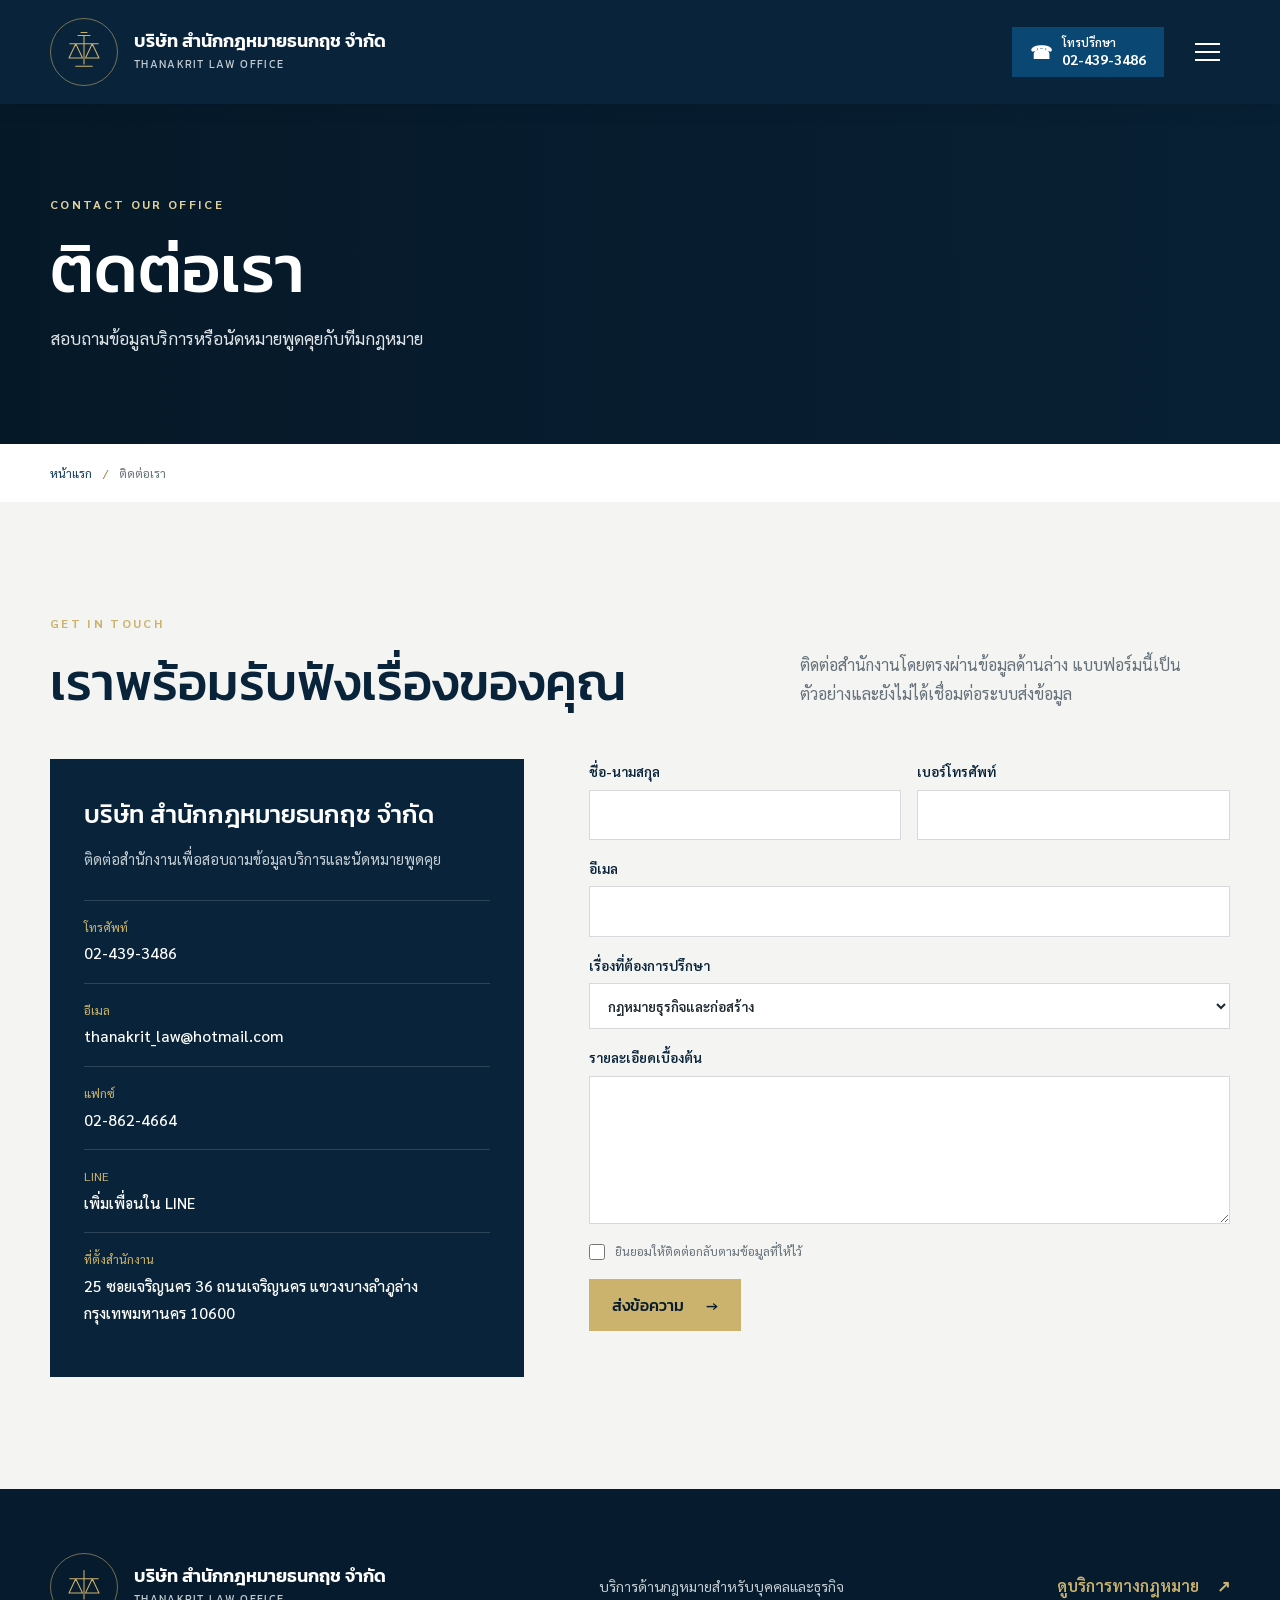
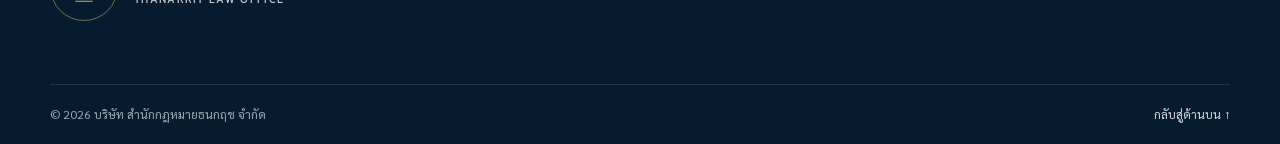
<file: contact.html>
<!DOCTYPE html>
<html lang="th">
<head>
  <meta charset="UTF-8">
  <meta name="viewport" content="width=device-width, initial-scale=1">
  <meta name="theme-color" content="#09243a">
  <title>ติดต่อเรา | บริษัท สำนักกฎหมายธนกฤช จำกัด</title>
  <meta name="description" content="ติดต่อสำนักงานเพื่อสอบถามบริการด้านกฎหมายและนัดหมายปรึกษา">
  <link rel="preconnect" href="https://fonts.googleapis.com">
  <link rel="preconnect" href="https://fonts.gstatic.com" crossorigin>
  <link href="https://fonts.googleapis.com/css2?family=Kanit:wght@300;400;500;600;700&family=Sarabun:wght@300;400;500;600;700&display=swap" rel="stylesheet">
  <link rel="stylesheet" href="styles.css">
  <script src="script.js" defer></script>
</head>
<body>
  <header class="site-header" id="top">
    <div class="container header-inner">
      <a class="brand" href="index.html" aria-label="บริษัท สำนักกฎหมายธนกฤช จำกัด หน้าแรก"><span class="brand-mark" aria-hidden="true"><svg viewBox="0 0 64 64" fill="none"><path d="M32 10v38M21 51h22M13 21h38M21 21l-9 19h18l-9-19Zm22 0-9 19h18l-9-19Z"/><path d="M24 10h16M28 6h8"/></svg></span><span class="brand-copy"><strong>บริษัท สำนักกฎหมายธนกฤช จำกัด</strong><small>THANAKRIT LAW OFFICE</small></span></a>
      <div class="header-actions"><a class="header-phone" href="tel:024393486"><span aria-hidden="true">☎</span><span>โทรปรึกษา<strong>02-439-3486</strong></span></a><button class="menu-toggle" id="menuToggle" type="button" aria-label="เปิดเมนู" aria-expanded="false" aria-controls="siteMenu"><span></span><span></span><span></span></button></div>
    </div>
    <nav class="site-menu" id="siteMenu" aria-label="เมนูหลัก" aria-hidden="true"><div class="menu-inner">
      <p class="eyebrow">THANAKRIT LAW OFFICE</p><a href="index.html">หน้าแรก</a>
      <details class="menu-services"><summary>บริการ</summary><div class="menu-subitems">
        <a href="services.html#construction">กฎหมายธุรกิจและก่อสร้าง</a><a href="services.html#construction-disputes">ระงับข้อพิพาทงานก่อสร้าง</a>
        <a href="services.html#construction-debt">บริหารหนี้และคดีก่อสร้าง</a><a href="services.html#business">ที่ปรึกษากฎหมายธุรกิจ</a>
        <a href="services.html#labor">คดีทุจริตภายในองค์กรและแรงงานสัมพันธ์</a><a href="services.html#property">คดีทรัพย์สินและการลงทุน</a>
        <a href="services.html#investment-fraud">คดีฉ้อโกงการลงทุน / ฉ้อโกงประชาชน</a><a href="services.html#enforcement">สืบทรัพย์และบังคับคดี</a>
        <a href="services.html#inheritance">จัดการมรดกและทรัพย์สินครอบครัว</a><a href="services.html#civil">คดีแพ่ง</a>
        <a href="services.html#criminal">คดีอาญาทั่วไป</a><a href="services.html#contracts">บริการร่างและตรวจสัญญา</a>
        <a href="services.html#other">บริการทนายความอื่นๆ</a>
      </div></details>
      <a href="about.html">เกี่ยวกับเรา</a><a href="blog.html">บทความ</a><a href="contact.html" aria-current="page">ติดต่อเรา</a>
    </div></nav>
  </header>
  <main>
    <section class="page-hero contact-hero"><div class="container reveal"><p class="eyebrow">CONTACT OUR OFFICE</p><h1>ติดต่อเรา</h1><p>สอบถามข้อมูลบริการหรือนัดหมายพูดคุยกับทีมกฎหมาย</p></div></section>
    <nav class="breadcrumbs container" aria-label="breadcrumb"><a href="index.html">หน้าแรก</a><span>/</span><span>ติดต่อเรา</span></nav>
    <section class="section contact-page"><div class="container">
      <div class="section-heading reveal"><div><p class="eyebrow">GET IN TOUCH</p><h2>เราพร้อมรับฟังเรื่องของคุณ</h2></div><p>ติดต่อสำนักงานโดยตรงผ่านข้อมูลด้านล่าง แบบฟอร์มนี้เป็นตัวอย่างและยังไม่ได้เชื่อมต่อระบบส่งข้อมูล</p></div>
      <div class="contact-grid">
        <div class="contact-info reveal"><h3>บริษัท สำนักกฎหมายธนกฤช จำกัด</h3><p>ติดต่อสำนักงานเพื่อสอบถามข้อมูลบริการและนัดหมายพูดคุย</p>
          <a href="tel:024393486"><span>โทรศัพท์</span><strong>02-439-3486</strong></a>
          <a href="mailto:thanakrit_law@hotmail.com"><span>อีเมล</span><strong>thanakrit_law@hotmail.com</strong></a>
          <div class="office-hours"><span>แฟกซ์</span><strong>02-862-4664</strong></div>
          <a href="https://lin.ee/2UHKcpq" target="_blank" rel="noopener noreferrer"><span>LINE</span><strong>เพิ่มเพื่อนใน LINE</strong></a>
          <div class="address"><span>ที่ตั้งสำนักงาน</span><strong>25 ซอยเจริญนคร 36 ถนนเจริญนคร แขวงบางลำภูล่าง กรุงเทพมหานคร 10600</strong></div>
        </div>
        <form class="contact-form reveal" id="contactForm">
          <div class="form-row"><label>ชื่อ-นามสกุล<input name="name" autocomplete="name" required></label><label>เบอร์โทรศัพท์<input name="phone" type="tel" autocomplete="tel" required></label></div>
          <label>อีเมล<input name="email" type="email" autocomplete="email"></label>
          <label>เรื่องที่ต้องการปรึกษา<select name="topic"><option>กฎหมายธุรกิจและก่อสร้าง</option><option>ระงับข้อพิพาทงานก่อสร้าง</option><option>บริหารหนี้และคดีก่อสร้าง</option><option>ที่ปรึกษากฎหมายธุรกิจ</option><option>คดีทุจริตภายในองค์กรและแรงงานสัมพันธ์</option><option>คดีทรัพย์สินและการลงทุน</option><option>คดีฉ้อโกงการลงทุน / ฉ้อโกงประชาชน</option><option>สืบทรัพย์และบังคับคดี</option><option>จัดการมรดกและทรัพย์สินครอบครัว</option><option>ว่าความและระงับข้อพิพาททั่วไป</option><option>คดีแพ่ง</option><option>คดีอาญาทั่วไป</option><option>บริการร่างและตรวจสัญญา</option><option>บริการทนายความอื่นๆ</option></select></label>
          <label>รายละเอียดเบื้องต้น<textarea name="message" rows="5" required></textarea></label>
          <label class="consent"><input type="checkbox" required><span>ยินยอมให้ติดต่อกลับตามข้อมูลที่ให้ไว้</span></label>
          <button class="button button-gold" type="submit">ส่งข้อความ <span aria-hidden="true">→</span></button>
          <p class="form-message" id="formMessage" role="status" aria-live="polite"></p>
        </form>
      </div>
    </div></section>
  </main>
  <footer class="site-footer"><div class="container footer-main"><a class="brand footer-brand" href="index.html"><span class="brand-mark" aria-hidden="true"><svg viewBox="0 0 64 64" fill="none"><path d="M32 10v38M21 51h22M13 21h38M21 21l-9 19h18l-9-19Zm22 0-9 19h18l-9-19Z"/></svg></span><span class="brand-copy"><strong>บริษัท สำนักกฎหมายธนกฤช จำกัด</strong><small>THANAKRIT LAW OFFICE</small></span></a><p>บริการด้านกฎหมายสำหรับบุคคลและธุรกิจ</p><a class="footer-contact" href="services.html">ดูบริการทางกฎหมาย <span aria-hidden="true">↗</span></a></div><div class="container footer-bottom"><span>© <span id="year"></span> บริษัท สำนักกฎหมายธนกฤช จำกัด</span><a href="#top">กลับสู่ด้านบน ↑</a></div></footer>
</body>
</html>
</file>
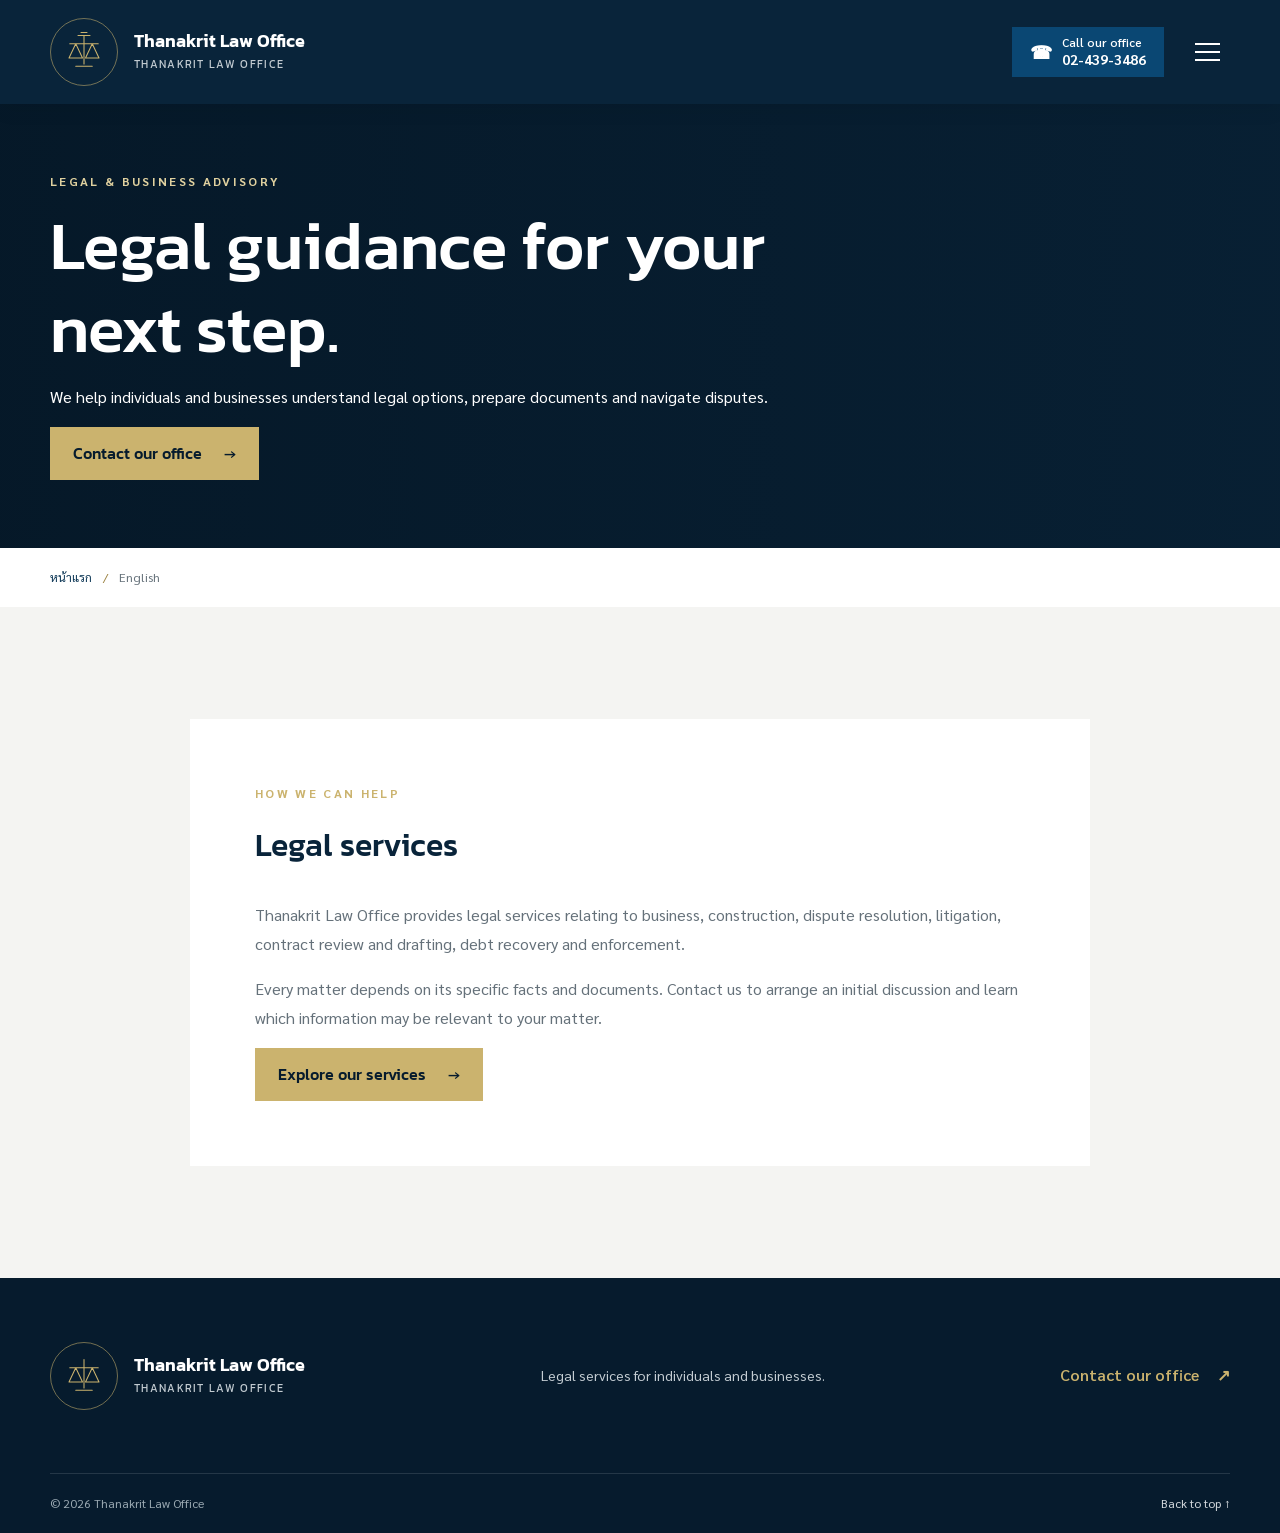
<file: en.html>
<!DOCTYPE html>
<html lang="en">
<head>
  <meta charset="UTF-8">
  <meta name="viewport" content="width=device-width, initial-scale=1">
  <meta name="theme-color" content="#09243a">
  <title>English | Thanakrit Law Office</title>
  <meta name="description" content="Legal and business advisory services. Contact our office to discuss your legal matter.">
  <link rel="preconnect" href="https://fonts.googleapis.com">
  <link rel="preconnect" href="https://fonts.gstatic.com" crossorigin>
  <link href="https://fonts.googleapis.com/css2?family=Kanit:wght@300;400;500;600;700&family=Sarabun:wght@300;400;500;600;700&display=swap" rel="stylesheet">
  <link rel="stylesheet" href="styles.css">
  <script src="script.js" defer></script>
</head>
<body>
  <header class="site-header" id="top">
    <div class="container header-inner">
      <a class="brand" href="index.html" aria-label="Thanakrit Law Office home"><span class="brand-mark" aria-hidden="true"><svg viewBox="0 0 64 64" fill="none"><path d="M32 10v38M21 51h22M13 21h38M21 21l-9 19h18l-9-19Zm22 0-9 19h18l-9-19Z"/><path d="M24 10h16M28 6h8"/></svg></span><span class="brand-copy"><strong>Thanakrit Law Office</strong><small>THANAKRIT LAW OFFICE</small></span></a>
      <div class="header-actions"><a class="header-phone" href="tel:024393486"><span aria-hidden="true">☎</span><span>Call our office<strong>02-439-3486</strong></span></a><button class="menu-toggle" id="menuToggle" type="button" aria-label="Open menu" aria-expanded="false" aria-controls="siteMenu"><span></span><span></span><span></span></button></div>
    </div>
    <nav class="site-menu" id="siteMenu" aria-label="Main menu" aria-hidden="true"><div class="menu-inner">
      <p class="eyebrow">THANAKRIT LAW OFFICE</p><a href="index.html">Home</a><a href="services.html">Services</a><a href="about.html">About us</a><a href="blog.html">Articles</a><a href="contact.html">Contact</a>
    </div></nav>
  </header>
  <main>
    <section class="page-hero english-hero"><div class="container reveal"><p class="eyebrow">LEGAL &amp; BUSINESS ADVISORY</p><h1>Legal guidance for your next step.</h1><p>We help individuals and businesses understand legal options, prepare documents and navigate disputes.</p><a class="button button-gold" href="contact.html">Contact our office <span aria-hidden="true">→</span></a></div></section>
    <nav class="breadcrumbs container" aria-label="breadcrumb"><a href="index.html">หน้าแรก</a><span>/</span><span>English</span></nav>
    <section class="section english-content"><div class="container english-card reveal">
      <p class="eyebrow">HOW WE CAN HELP</p><h2>Legal services</h2>
      <p>Thanakrit Law Office provides legal services relating to business, construction, dispute resolution, litigation, contract review and drafting, debt recovery and enforcement.</p>
      <p>Every matter depends on its specific facts and documents. Contact us to arrange an initial discussion and learn which information may be relevant to your matter.</p>
      <a class="button button-gold" href="services.html">Explore our services <span aria-hidden="true">→</span></a>
    </div></section>
  </main>
  <footer class="site-footer"><div class="container footer-main"><a class="brand footer-brand" href="index.html"><span class="brand-mark" aria-hidden="true"><svg viewBox="0 0 64 64" fill="none"><path d="M32 10v38M21 51h22M13 21h38M21 21l-9 19h18l-9-19Zm22 0-9 19h18l-9-19Z"/></svg></span><span class="brand-copy"><strong>Thanakrit Law Office</strong><small>THANAKRIT LAW OFFICE</small></span></a><p>Legal services for individuals and businesses.</p><a class="footer-contact" href="contact.html">Contact our office <span aria-hidden="true">↗</span></a></div><div class="container footer-bottom"><span>© <span id="year"></span> Thanakrit Law Office</span><a href="#top">Back to top ↑</a></div></footer>
</body>
</html>
</file>
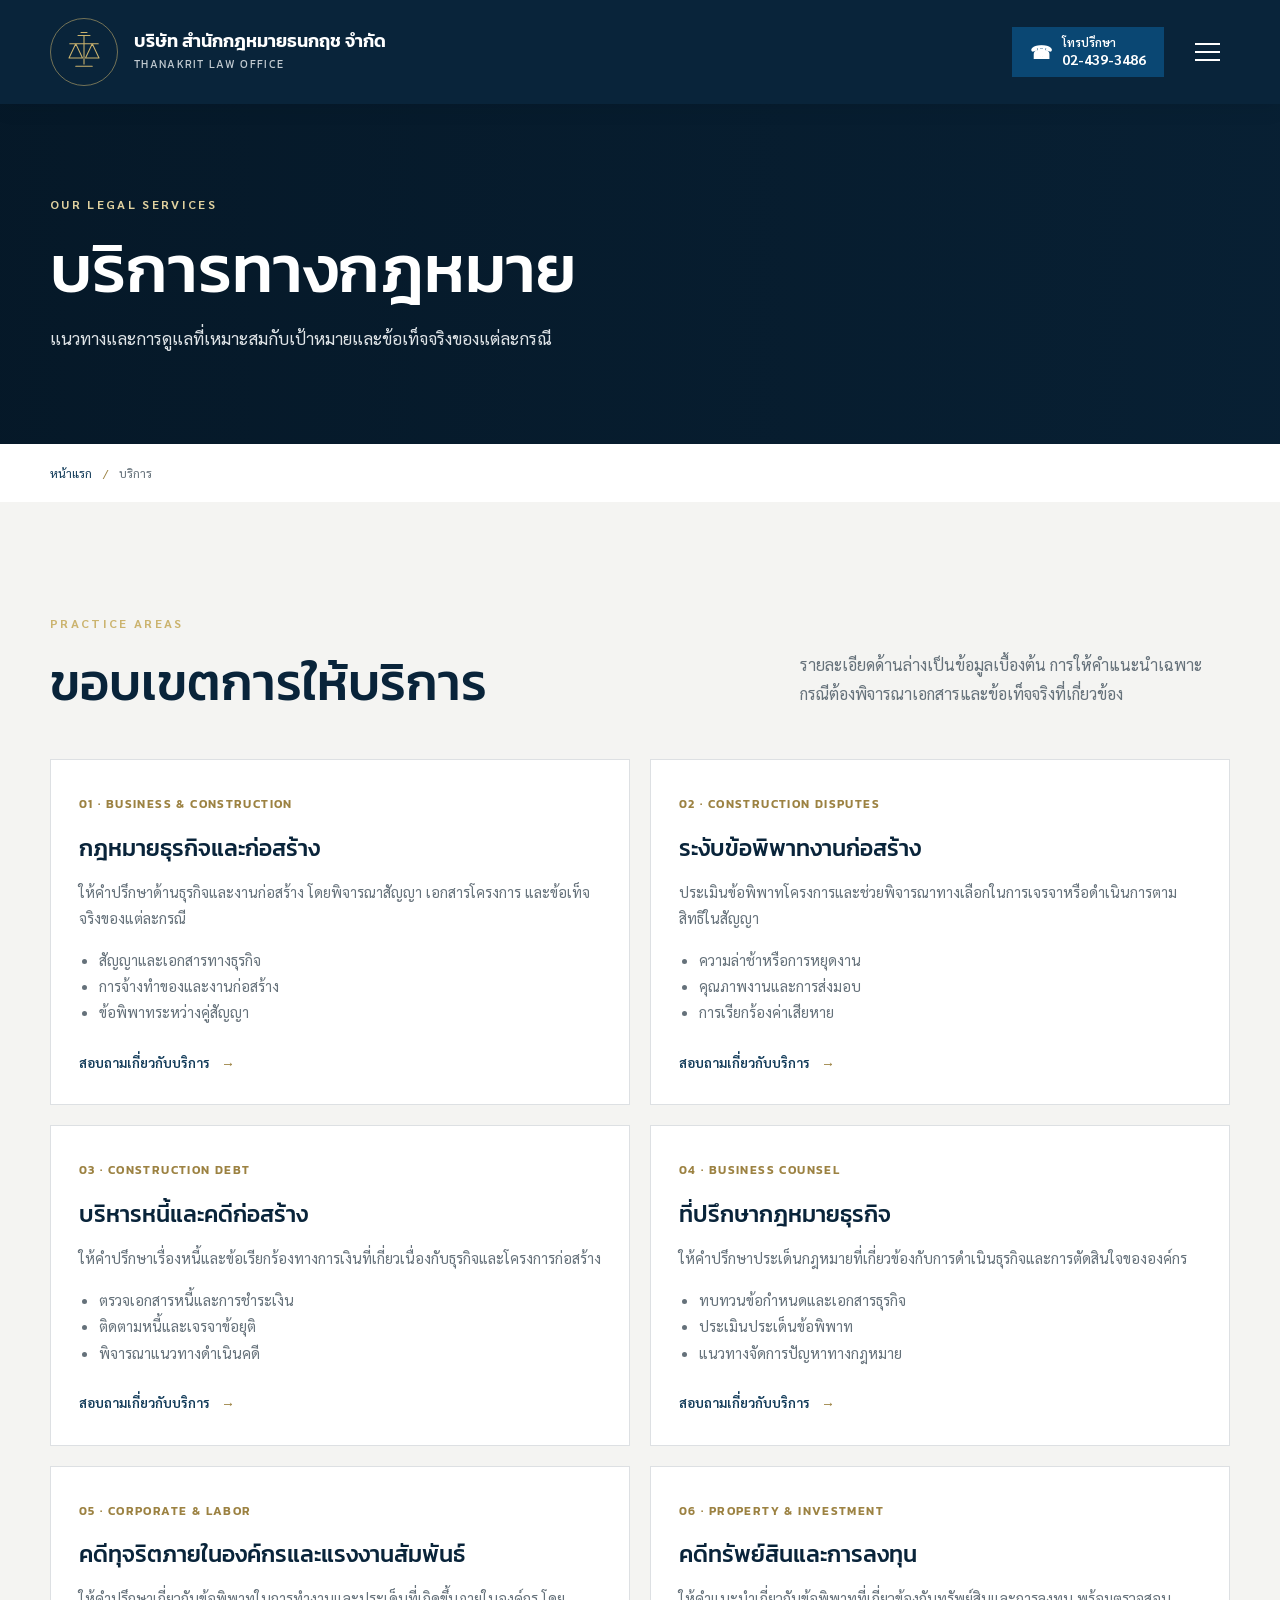
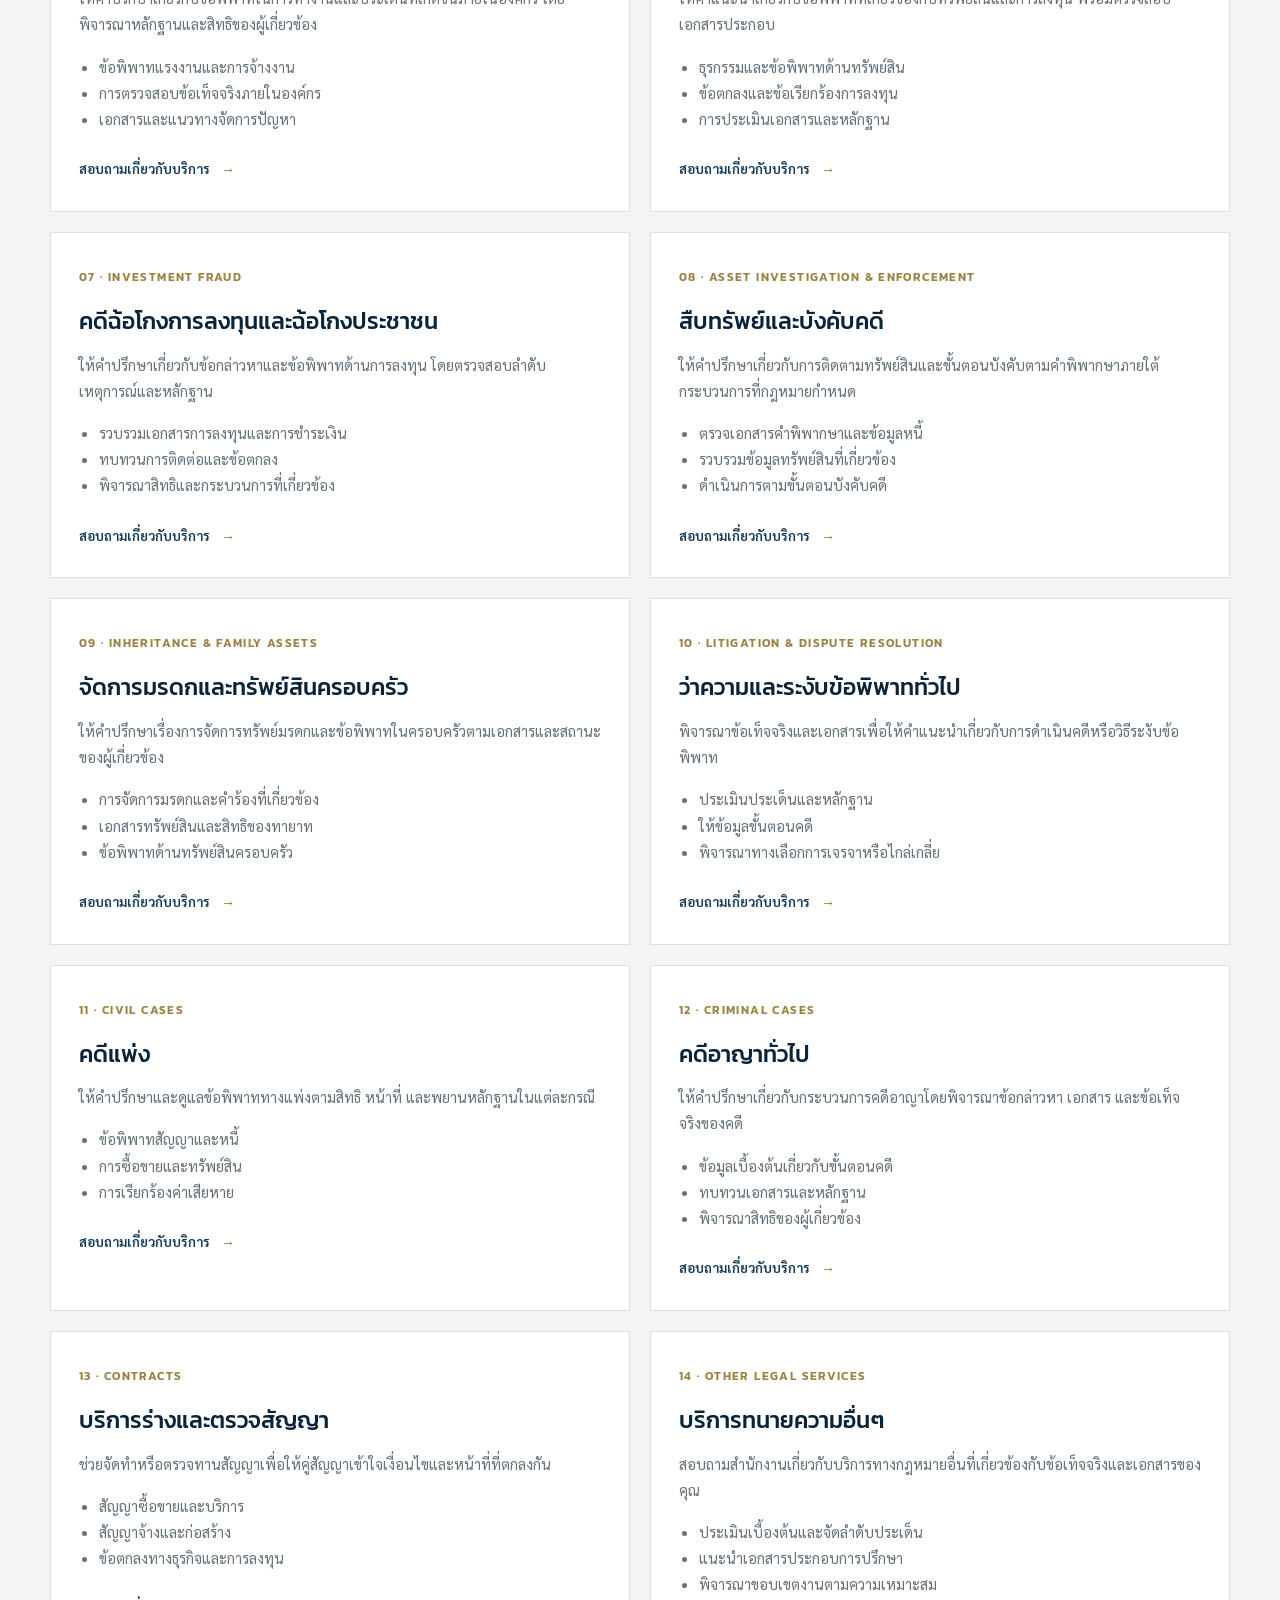
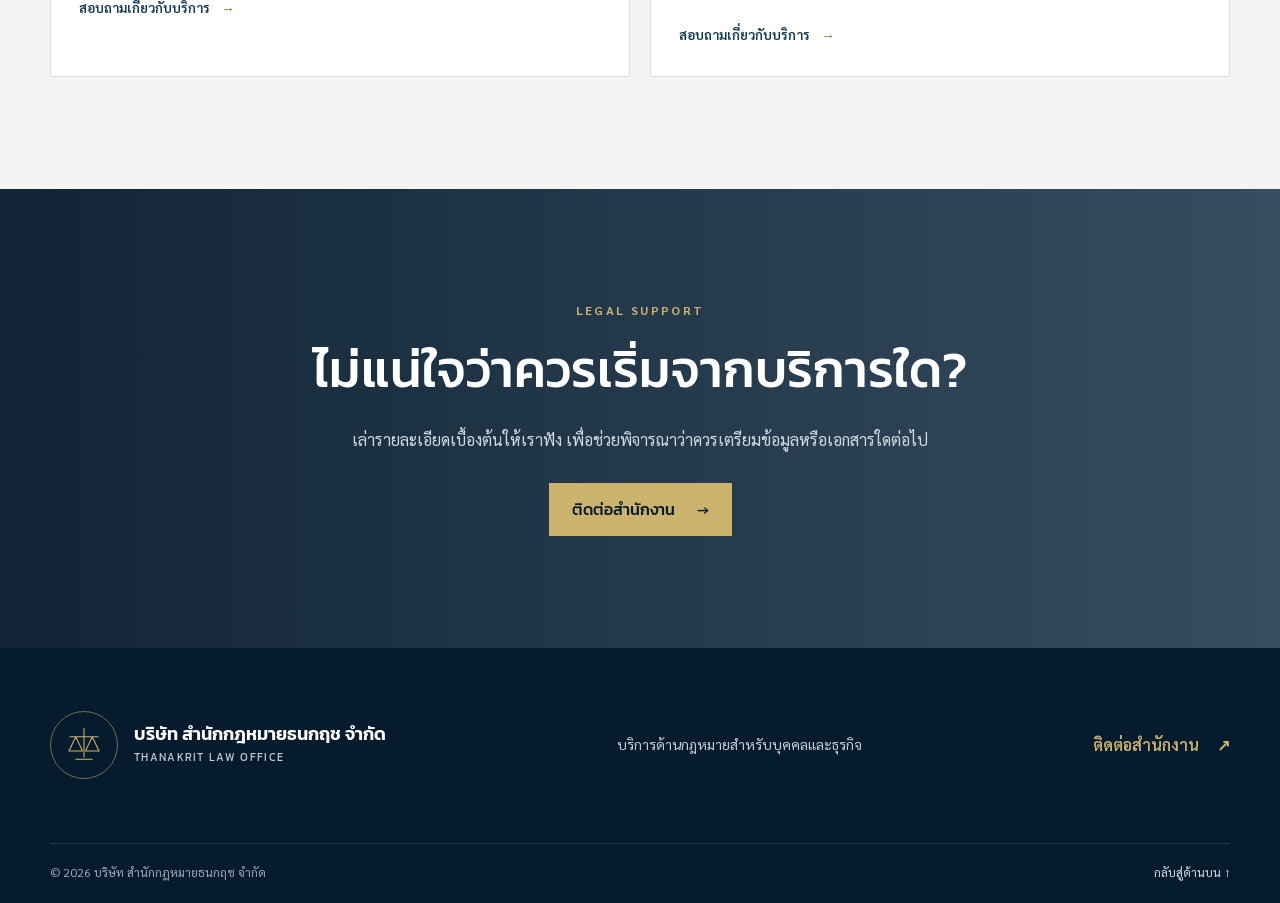
<file: services.html>
<!DOCTYPE html>
<html lang="th">
<head>
  <meta charset="UTF-8">
  <meta name="viewport" content="width=device-width, initial-scale=1">
  <meta name="theme-color" content="#09243a">
  <title>บริการทางกฎหมาย | บริษัท สำนักกฎหมายธนกฤช จำกัด</title>
  <meta name="description" content="บริการกฎหมายธุรกิจ ก่อสร้าง สัญญา แรงงาน ที่ดิน การลงทุน ดำเนินคดี และบังคับคดี">
  <link rel="preconnect" href="https://fonts.googleapis.com">
  <link rel="preconnect" href="https://fonts.gstatic.com" crossorigin>
  <link href="https://fonts.googleapis.com/css2?family=Kanit:wght@300;400;500;600;700&family=Sarabun:wght@300;400;500;600;700&display=swap" rel="stylesheet">
  <link rel="stylesheet" href="styles.css">
  <script src="script.js" defer></script>
</head>
<body>
  <header class="site-header" id="top">
    <div class="container header-inner">
      <a class="brand" href="index.html" aria-label="บริษัท สำนักกฎหมายธนกฤช จำกัด หน้าแรก"><span class="brand-mark" aria-hidden="true"><svg viewBox="0 0 64 64" fill="none"><path d="M32 10v38M21 51h22M13 21h38M21 21l-9 19h18l-9-19Zm22 0-9 19h18l-9-19Z"/><path d="M24 10h16M28 6h8"/></svg></span><span class="brand-copy"><strong>บริษัท สำนักกฎหมายธนกฤช จำกัด</strong><small>THANAKRIT LAW OFFICE</small></span></a>
      <div class="header-actions"><a class="header-phone" href="tel:024393486"><span aria-hidden="true">☎</span><span>โทรปรึกษา<strong>02-439-3486</strong></span></a><button class="menu-toggle" id="menuToggle" type="button" aria-label="เปิดเมนู" aria-expanded="false" aria-controls="siteMenu"><span></span><span></span><span></span></button></div>
    </div>
    <nav class="site-menu" id="siteMenu" aria-label="เมนูหลัก" aria-hidden="true"><div class="menu-inner">
      <p class="eyebrow">THANAKRIT LAW OFFICE</p><a href="index.html">หน้าแรก</a>
      <details class="menu-services"><summary>บริการ</summary><div class="menu-subitems">
        <a href="services.html#construction">กฎหมายธุรกิจและก่อสร้าง</a><a href="services.html#construction-disputes">ระงับข้อพิพาทงานก่อสร้าง</a>
        <a href="services.html#construction-debt">บริหารหนี้และคดีก่อสร้าง</a><a href="services.html#business">ที่ปรึกษากฎหมายธุรกิจ</a>
        <a href="services.html#labor">คดีทุจริตภายในองค์กรและแรงงานสัมพันธ์</a><a href="services.html#property">คดีทรัพย์สินและการลงทุน</a>
        <a href="services.html#investment-fraud">คดีฉ้อโกงการลงทุน / ฉ้อโกงประชาชน</a><a href="services.html#enforcement">สืบทรัพย์และบังคับคดี</a>
        <a href="services.html#inheritance">จัดการมรดกและทรัพย์สินครอบครัว</a><a href="services.html#litigation">ว่าความและระงับข้อพิพาททั่วไป</a>
        <a href="services.html#civil">คดีแพ่ง</a><a href="services.html#criminal">คดีอาญาทั่วไป</a>
        <a href="services.html#contracts">บริการร่างและตรวจสัญญา</a><a href="services.html#other">บริการทนายความอื่นๆ</a>
      </div></details>
      <a href="about.html">เกี่ยวกับเรา</a><a href="blog.html">บทความ</a><a href="contact.html">ติดต่อเรา</a>
    </div></nav>
  </header>
  <main>
    <section class="page-hero services-hero"><div class="container reveal"><p class="eyebrow">OUR LEGAL SERVICES</p><h1>บริการทางกฎหมาย</h1><p>แนวทางและการดูแลที่เหมาะสมกับเป้าหมายและข้อเท็จจริงของแต่ละกรณี</p></div></section>
    <nav class="breadcrumbs container" aria-label="breadcrumb"><a href="index.html">หน้าแรก</a><span>/</span><span>บริการ</span></nav>
    <section class="section service-details"><div class="container">
      <div class="section-heading reveal"><div><p class="eyebrow">PRACTICE AREAS</p><h2>ขอบเขตการให้บริการ</h2></div><p>รายละเอียดด้านล่างเป็นข้อมูลเบื้องต้น การให้คำแนะนำเฉพาะกรณีต้องพิจารณาเอกสารและข้อเท็จจริงที่เกี่ยวข้อง</p></div>
      <div class="service-detail-grid">
        <article class="service-detail reveal" id="construction"><span>01 · BUSINESS &amp; CONSTRUCTION</span><h2>กฎหมายธุรกิจและก่อสร้าง</h2><p>ให้คำปรึกษาด้านธุรกิจและงานก่อสร้าง โดยพิจารณาสัญญา เอกสารโครงการ และข้อเท็จจริงของแต่ละกรณี</p><ul><li>สัญญาและเอกสารทางธุรกิจ</li><li>การจ้างทำของและงานก่อสร้าง</li><li>ข้อพิพาทระหว่างคู่สัญญา</li></ul><a href="contact.html">สอบถามเกี่ยวกับบริการ <b>→</b></a></article>
        <article class="service-detail reveal" id="construction-disputes"><span>02 · CONSTRUCTION DISPUTES</span><h2>ระงับข้อพิพาทงานก่อสร้าง</h2><p>ประเมินข้อพิพาทโครงการและช่วยพิจารณาทางเลือกในการเจรจาหรือดำเนินการตามสิทธิในสัญญา</p><ul><li>ความล่าช้าหรือการหยุดงาน</li><li>คุณภาพงานและการส่งมอบ</li><li>การเรียกร้องค่าเสียหาย</li></ul><a href="contact.html">สอบถามเกี่ยวกับบริการ <b>→</b></a></article>
        <article class="service-detail reveal" id="construction-debt"><span>03 · CONSTRUCTION DEBT</span><h2>บริหารหนี้และคดีก่อสร้าง</h2><p>ให้คำปรึกษาเรื่องหนี้และข้อเรียกร้องทางการเงินที่เกี่ยวเนื่องกับธุรกิจและโครงการก่อสร้าง</p><ul><li>ตรวจเอกสารหนี้และการชำระเงิน</li><li>ติดตามหนี้และเจรจาข้อยุติ</li><li>พิจารณาแนวทางดำเนินคดี</li></ul><a href="contact.html">สอบถามเกี่ยวกับบริการ <b>→</b></a></article>
        <article class="service-detail reveal" id="business"><span>04 · BUSINESS COUNSEL</span><h2>ที่ปรึกษากฎหมายธุรกิจ</h2><p>ให้คำปรึกษาประเด็นกฎหมายที่เกี่ยวข้องกับการดำเนินธุรกิจและการตัดสินใจขององค์กร</p><ul><li>ทบทวนข้อกำหนดและเอกสารธุรกิจ</li><li>ประเมินประเด็นข้อพิพาท</li><li>แนวทางจัดการปัญหาทางกฎหมาย</li></ul><a href="contact.html">สอบถามเกี่ยวกับบริการ <b>→</b></a></article>
        <article class="service-detail reveal" id="labor"><span>05 · CORPORATE &amp; LABOR</span><h2>คดีทุจริตภายในองค์กรและแรงงานสัมพันธ์</h2><p>ให้คำปรึกษาเกี่ยวกับข้อพิพาทในการทำงานและประเด็นที่เกิดขึ้นภายในองค์กร โดยพิจารณาหลักฐานและสิทธิของผู้เกี่ยวข้อง</p><ul><li>ข้อพิพาทแรงงานและการจ้างงาน</li><li>การตรวจสอบข้อเท็จจริงภายในองค์กร</li><li>เอกสารและแนวทางจัดการปัญหา</li></ul><a href="contact.html">สอบถามเกี่ยวกับบริการ <b>→</b></a></article>
        <article class="service-detail reveal" id="property"><span>06 · PROPERTY &amp; INVESTMENT</span><h2>คดีทรัพย์สินและการลงทุน</h2><p>ให้คำแนะนำเกี่ยวกับข้อพิพาทที่เกี่ยวข้องกับทรัพย์สินและการลงทุน พร้อมตรวจสอบเอกสารประกอบ</p><ul><li>ธุรกรรมและข้อพิพาทด้านทรัพย์สิน</li><li>ข้อตกลงและข้อเรียกร้องการลงทุน</li><li>การประเมินเอกสารและหลักฐาน</li></ul><a href="contact.html">สอบถามเกี่ยวกับบริการ <b>→</b></a></article>
        <article class="service-detail reveal" id="investment-fraud"><span>07 · INVESTMENT FRAUD</span><h2>คดีฉ้อโกงการลงทุนและฉ้อโกงประชาชน</h2><p>ให้คำปรึกษาเกี่ยวกับข้อกล่าวหาและข้อพิพาทด้านการลงทุน โดยตรวจสอบลำดับเหตุการณ์และหลักฐาน</p><ul><li>รวบรวมเอกสารการลงทุนและการชำระเงิน</li><li>ทบทวนการติดต่อและข้อตกลง</li><li>พิจารณาสิทธิและกระบวนการที่เกี่ยวข้อง</li></ul><a href="contact.html">สอบถามเกี่ยวกับบริการ <b>→</b></a></article>
        <article class="service-detail reveal" id="enforcement"><span>08 · ASSET INVESTIGATION &amp; ENFORCEMENT</span><h2>สืบทรัพย์และบังคับคดี</h2><p>ให้คำปรึกษาเกี่ยวกับการติดตามทรัพย์สินและขั้นตอนบังคับตามคำพิพากษาภายใต้กระบวนการที่กฎหมายกำหนด</p><ul><li>ตรวจเอกสารคำพิพากษาและข้อมูลหนี้</li><li>รวบรวมข้อมูลทรัพย์สินที่เกี่ยวข้อง</li><li>ดำเนินการตามขั้นตอนบังคับคดี</li></ul><a href="contact.html">สอบถามเกี่ยวกับบริการ <b>→</b></a></article>
        <article class="service-detail reveal" id="inheritance"><span>09 · INHERITANCE &amp; FAMILY ASSETS</span><h2>จัดการมรดกและทรัพย์สินครอบครัว</h2><p>ให้คำปรึกษาเรื่องการจัดการทรัพย์มรดกและข้อพิพาทในครอบครัวตามเอกสารและสถานะของผู้เกี่ยวข้อง</p><ul><li>การจัดการมรดกและคำร้องที่เกี่ยวข้อง</li><li>เอกสารทรัพย์สินและสิทธิของทายาท</li><li>ข้อพิพาทด้านทรัพย์สินครอบครัว</li></ul><a href="contact.html">สอบถามเกี่ยวกับบริการ <b>→</b></a></article>
        <article class="service-detail reveal" id="litigation"><span>10 · LITIGATION &amp; DISPUTE RESOLUTION</span><h2>ว่าความและระงับข้อพิพาททั่วไป</h2><p>พิจารณาข้อเท็จจริงและเอกสารเพื่อให้คำแนะนำเกี่ยวกับการดำเนินคดีหรือวิธีระงับข้อพิพาท</p><ul><li>ประเมินประเด็นและหลักฐาน</li><li>ให้ข้อมูลขั้นตอนคดี</li><li>พิจารณาทางเลือกการเจรจาหรือไกล่เกลี่ย</li></ul><a href="contact.html">สอบถามเกี่ยวกับบริการ <b>→</b></a></article>
        <article class="service-detail reveal" id="civil"><span>11 · CIVIL CASES</span><h2>คดีแพ่ง</h2><p>ให้คำปรึกษาและดูแลข้อพิพาททางแพ่งตามสิทธิ หน้าที่ และพยานหลักฐานในแต่ละกรณี</p><ul><li>ข้อพิพาทสัญญาและหนี้</li><li>การซื้อขายและทรัพย์สิน</li><li>การเรียกร้องค่าเสียหาย</li></ul><a href="contact.html">สอบถามเกี่ยวกับบริการ <b>→</b></a></article>
        <article class="service-detail reveal" id="criminal"><span>12 · CRIMINAL CASES</span><h2>คดีอาญาทั่วไป</h2><p>ให้คำปรึกษาเกี่ยวกับกระบวนการคดีอาญาโดยพิจารณาข้อกล่าวหา เอกสาร และข้อเท็จจริงของคดี</p><ul><li>ข้อมูลเบื้องต้นเกี่ยวกับขั้นตอนคดี</li><li>ทบทวนเอกสารและหลักฐาน</li><li>พิจารณาสิทธิของผู้เกี่ยวข้อง</li></ul><a href="contact.html">สอบถามเกี่ยวกับบริการ <b>→</b></a></article>
        <article class="service-detail reveal" id="contracts"><span>13 · CONTRACTS</span><h2>บริการร่างและตรวจสัญญา</h2><p>ช่วยจัดทำหรือตรวจทานสัญญาเพื่อให้คู่สัญญาเข้าใจเงื่อนไขและหน้าที่ที่ตกลงกัน</p><ul><li>สัญญาซื้อขายและบริการ</li><li>สัญญาจ้างและก่อสร้าง</li><li>ข้อตกลงทางธุรกิจและการลงทุน</li></ul><a href="contact.html">สอบถามเกี่ยวกับบริการ <b>→</b></a></article>
        <article class="service-detail reveal" id="other"><span>14 · OTHER LEGAL SERVICES</span><h2>บริการทนายความอื่นๆ</h2><p>สอบถามสำนักงานเกี่ยวกับบริการทางกฎหมายอื่นที่เกี่ยวข้องกับข้อเท็จจริงและเอกสารของคุณ</p><ul><li>ประเมินเบื้องต้นและจัดลำดับประเด็น</li><li>แนะนำเอกสารประกอบการปรึกษา</li><li>พิจารณาขอบเขตงานตามความเหมาะสม</li></ul><a href="contact.html">สอบถามเกี่ยวกับบริการ <b>→</b></a></article>
      </div>
    </div></section>
    <section class="promise section"><div class="container promise-inner reveal"><p class="eyebrow">LEGAL SUPPORT</p><h2>ไม่แน่ใจว่าควรเริ่มจากบริการใด?</h2><p>เล่ารายละเอียดเบื้องต้นให้เราฟัง เพื่อช่วยพิจารณาว่าควรเตรียมข้อมูลหรือเอกสารใดต่อไป</p><a class="button button-gold" href="contact.html">ติดต่อสำนักงาน <span aria-hidden="true">→</span></a></div></section>
  </main>
  <footer class="site-footer"><div class="container footer-main"><a class="brand footer-brand" href="index.html"><span class="brand-mark" aria-hidden="true"><svg viewBox="0 0 64 64" fill="none"><path d="M32 10v38M21 51h22M13 21h38M21 21l-9 19h18l-9-19Zm22 0-9 19h18l-9-19Z"/></svg></span><span class="brand-copy"><strong>บริษัท สำนักกฎหมายธนกฤช จำกัด</strong><small>THANAKRIT LAW OFFICE</small></span></a><p>บริการด้านกฎหมายสำหรับบุคคลและธุรกิจ</p><a class="footer-contact" href="contact.html">ติดต่อสำนักงาน <span aria-hidden="true">↗</span></a></div><div class="container footer-bottom"><span>© <span id="year"></span> บริษัท สำนักกฎหมายธนกฤช จำกัด</span><a href="#top">กลับสู่ด้านบน ↑</a></div></footer>
</body>
</html>
</file>
<file: styles.css>
:root {
  color-scheme: light;
  --navy: #09243a;
  --navy-deep: #061b2d;
  --navy-soft: #123b59;
  --gold: #cbb36e;
  --gold-light: #e0d19f;
  --green: #0cbd65;
  --paper: #f4f4f2;
  --white: #fff;
  --ink: #1d2730;
  --muted: #65717a;
  --line: rgba(15, 41, 59, .14);
  --container: 1180px;
}

* { box-sizing: border-box; }
html { scroll-behavior: smooth; scroll-padding-top: 92px; }
body { margin: 0; color: var(--ink); background: var(--white); font-family: "Sarabun", sans-serif; font-size: 16px; line-height: 1.8; }
body.menu-open { overflow: hidden; }
a { color: inherit; text-decoration: none; }
button, input, select, textarea { font: inherit; }
button, a { -webkit-tap-highlight-color: transparent; }
img { display: block; max-width: 100%; }
h1, h2, h3, p { margin-top: 0; }
h1, h2, h3, .brand-copy strong { font-family: "Kanit", sans-serif; }
.container { width: min(var(--container), calc(100% - 64px)); margin-inline: auto; }
.section { padding: 112px 0; }
.eyebrow { margin-bottom: 15px; color: var(--gold); font-size: .77rem; font-weight: 700; letter-spacing: .19em; line-height: 1.5; }

.site-header { position: sticky; z-index: 20; top: 0; color: var(--white); background: var(--navy); box-shadow: 0 4px 20px rgba(0, 0, 0, .08); }
.header-inner { min-height: 104px; display: flex; align-items: center; justify-content: space-between; gap: 30px; }
.brand { display: inline-flex; align-items: center; gap: 16px; min-width: 0; }
.brand-mark { width: 68px; height: 68px; flex: 0 0 68px; display: grid; place-items: center; border: 1px solid rgba(203, 179, 110, .55); border-radius: 50%; color: var(--gold); }
.brand-mark svg { width: 48px; height: 48px; stroke: currentColor; stroke-width: 1.4; stroke-linecap: round; stroke-linejoin: round; }
.brand-copy { display: grid; gap: 2px; }
.brand-copy strong { color: var(--white); font-size: 1.12rem; font-weight: 600; line-height: 1.35; }
.brand-copy small { color: #c2cbd1; font-family: "Kanit", sans-serif; font-size: .68rem; letter-spacing: .12em; }
.header-actions { display: flex; align-items: center; gap: 12px; }
.header-phone, .line-button { min-height: 48px; display: inline-flex; align-items: center; justify-content: center; gap: 10px; padding: 8px 18px; color: var(--white); font-weight: 600; line-height: 1.3; }
.header-phone { background: #0a4773; }
.header-phone > span:first-child { font-size: 1.1rem; }
.header-phone > span:last-child { display: grid; font-size: .73rem; }
.header-phone strong { font-size: .9rem; }
.line-button { background: #d0bc72; color: var(--white); }
.line-button span { padding: 2px 4px; border: 1px solid currentColor; border-radius: 4px; font-family: "Kanit", sans-serif; font-size: .58rem; font-weight: 700; }
.menu-toggle { width: 46px; height: 46px; display: grid; align-content: center; justify-items: center; gap: 6px; margin-left: 8px; border: 0; background: transparent; cursor: pointer; }
.menu-toggle span { width: 25px; height: 2px; display: block; background: var(--white); transition: transform .25s ease, opacity .2s ease; }
.menu-toggle[aria-expanded="true"] span:first-child { transform: translateY(8px) rotate(45deg); }
.menu-toggle[aria-expanded="true"] span:nth-child(2) { opacity: 0; }
.menu-toggle[aria-expanded="true"] span:last-child { transform: translateY(-8px) rotate(-45deg); }
.site-menu { position: fixed; z-index: 19; inset: 104px 0 0; display: grid; place-items: center; overflow-y: auto; padding: 30px; background: rgba(6, 27, 45, .98); opacity: 0; visibility: hidden; transition: opacity .25s ease, visibility .25s ease; }
.site-menu.is-open { opacity: 1; visibility: visible; }
.menu-inner { width: min(620px, 100%); display: grid; gap: 4px; padding-block: 18px; }
.menu-inner .eyebrow { margin-bottom: 18px; }
.menu-inner > a { padding: 12px 0; border-bottom: 1px solid rgba(255,255,255,.13); color: var(--white); font-family: "Kanit", sans-serif; font-size: clamp(1.25rem, 3vw, 2rem); transition: color .2s ease, padding .2s ease; }
.menu-inner > a:hover { padding-left: 10px; color: var(--gold); }
.menu-services { border-bottom: 1px solid rgba(255,255,255,.13); }
.menu-services summary { padding: 12px 0; color: var(--white); font-family: "Kanit", sans-serif; font-size: clamp(1.25rem, 3vw, 2rem); cursor: pointer; list-style: none; }
.menu-services summary::-webkit-details-marker { display: none; }
.menu-services summary::after { content: "+"; float: right; color: var(--gold); }
.menu-services[open] summary::after { content: "−"; }
.menu-subitems { display: grid; grid-template-columns: 1fr 1fr; gap: 0 24px; padding: 0 0 16px 18px; }
.menu-subitems a { padding: 5px 0; color: #c4cdd3; font-size: .94rem; transition: color .2s ease; }
.menu-subitems a:hover { color: var(--gold); }

.hero { position: relative; min-height: min(760px, calc(100svh - 104px)); display: grid; place-items: center; overflow: hidden; color: var(--white); background: var(--navy) url("https://images.unsplash.com/photo-1497366754035-f200968a6e72?auto=format&fit=crop&w=2200&q=90") center 48% / cover no-repeat; }
.hero-shade { position: absolute; inset: 0; background: linear-gradient(90deg, rgba(5, 23, 38, .82), rgba(7, 29, 47, .55) 58%, rgba(7, 29, 47, .45)); }
.hero-content { position: relative; z-index: 1; padding-block: 100px; color: var(--white); }
.hero-content .eyebrow { color: var(--gold-light); }
.hero h1 { margin-bottom: 26px; color: var(--white); font-size: clamp(2.5rem, 6.4vw, 5.4rem); font-weight: 600; line-height: 1.15; letter-spacing: .005em; }
.hero h1 span { color: var(--gold); }
.hero-thai { margin-bottom: 34px; color: rgba(255,255,255,.92); font-size: clamp(1.08rem, 2.2vw, 1.45rem); line-height: 1.7; }
.hero-actions { display: flex; flex-wrap: wrap; align-items: center; gap: 12px; }
.button { min-height: 50px; display: inline-flex; align-items: center; justify-content: center; gap: 22px; padding: 11px 22px; border: 1px solid transparent; font-family: "Kanit", sans-serif; font-weight: 500; transition: background .2s ease, color .2s ease, border-color .2s ease, transform .2s ease; }
.button:hover { transform: translateY(-2px); }
.button-gold { background: var(--gold); color: var(--navy-deep); }
.button-gold:hover { background: var(--gold-light); }
.hero-actions .button-gold { background: var(--white); color: #0a4773; }
.hero-actions .button-gold:hover { background: #f0f2f3; }
.hero-actions .line-button { min-height: 50px; padding: 11px 22px; }
.scroll-cue { position: absolute; z-index: 1; bottom: 25px; left: 50%; display: flex; align-items: center; gap: 10px; transform: translateX(-50%); color: rgba(255,255,255,.8); font-size: .72rem; white-space: nowrap; }
.scroll-cue span { width: 17px; height: 26px; border: 1px solid rgba(255,255,255,.7); border-radius: 12px; }
.hero-index { position: absolute; right: max(32px, calc((100vw - var(--container)) / 2)); bottom: 30px; display: flex; align-items: center; gap: 12px; color: rgba(255,255,255,.65); font-family: "Kanit", sans-serif; font-size: .72rem; }
.hero-index span:first-child { color: var(--gold); }
.hero-index i { width: 44px; height: 1px; background: rgba(255,255,255,.5); }

.intro-grid { display: grid; grid-template-columns: 1fr 1fr; align-items: center; gap: clamp(42px, 8vw, 110px); }
.intro-photo { position: relative; min-height: 480px; background: var(--navy-soft); }
.intro-photo img { width: 100%; height: 100%; min-height: 480px; object-fit: cover; }
.photo-caption { position: absolute; right: 0; bottom: 0; padding: 10px 15px; background: var(--navy); color: var(--gold-light); font-family: "Kanit", sans-serif; font-size: .64rem; letter-spacing: .11em; }
.intro-copy h2, .practice-copy h2, .section-heading h2, .promise h2 { margin-bottom: 22px; color: var(--navy); font-size: clamp(2rem, 4vw, 3.2rem); font-weight: 500; line-height: 1.35; }
.intro-copy > p:not(.eyebrow) { color: var(--muted); }
.text-link { display: inline-flex; align-items: center; gap: 20px; margin-top: 12px; padding-bottom: 5px; border-bottom: 1px solid var(--gold); color: var(--navy); font-weight: 600; }
.text-link span { color: #9c8242; }

.services { background: var(--paper); }
.section-heading { display: flex; align-items: end; justify-content: space-between; gap: 40px; margin-bottom: 42px; }
.section-heading h2 { margin-bottom: 0; }
.section-heading > p { max-width: 430px; margin-bottom: 8px; color: var(--muted); }
.service-grid { display: grid; grid-template-columns: repeat(3, minmax(0, 1fr)); border-top: 1px solid var(--line); border-left: 1px solid var(--line); }
.service-card { position: relative; min-height: 270px; padding: 30px 28px 25px; border-right: 1px solid var(--line); border-bottom: 1px solid var(--line); background: rgba(255,255,255,.56); transition: background .25s ease, transform .25s ease; }
.service-card:hover { z-index: 1; transform: translateY(-4px); background: var(--white); }
.service-number { position: absolute; top: 26px; right: 26px; color: #a4abb0; font-family: "Kanit", sans-serif; font-size: .75rem; }
.service-icon { width: 50px; height: 50px; display: grid; place-items: center; margin-bottom: 24px; border: 1px solid rgba(159, 134, 69, .45); color: #9c8242; font-family: "Kanit", sans-serif; font-size: 1.5rem; }
.service-card h3 { margin-bottom: 10px; color: var(--navy); font-size: 1.2rem; font-weight: 500; }
.service-card p { min-height: 76px; margin-bottom: 16px; color: var(--muted); font-size: .92rem; line-height: 1.75; }
.service-card > a { display: inline-flex; gap: 12px; align-items: center; color: var(--navy-soft); font-size: .84rem; font-weight: 600; }
.service-card > a span { color: #9c8242; }

.practice { color: var(--white); background: var(--navy); }
.practice-grid { display: grid; grid-template-columns: .8fr 1.2fr; align-items: center; gap: clamp(50px, 9vw, 125px); }
.practice-copy .eyebrow { color: var(--gold); }
.practice-copy h2 { color: var(--white); }
.practice-copy > p:not(.eyebrow) { max-width: 460px; margin-bottom: 28px; color: #c2cbd1; }
.button-outline { border-color: rgba(255,255,255,.55); color: var(--white); }
.button-outline:hover { border-color: var(--gold); color: var(--gold-light); }
.practice-list > div { min-height: 76px; display: grid; grid-template-columns: 44px 1fr 24px; align-items: center; gap: 15px; border-bottom: 1px solid rgba(255,255,255,.16); }
.practice-list > div:first-child { border-top: 1px solid rgba(255,255,255,.16); }
.practice-list span { color: var(--gold); font-family: "Kanit", sans-serif; font-size: .76rem; }
.practice-list p { margin: 0; color: #eef0f1; font-size: 1rem; }
.practice-list b { color: var(--gold); font-weight: 400; }

.insights { background: var(--white); }
.insight-grid { display: grid; grid-template-columns: repeat(3, minmax(0, 1fr)); gap: 24px; }
.insight-card { background: var(--paper); }
.insight-card > img { width: 100%; height: 220px; object-fit: cover; }
.insight-card > div { padding: 22px 24px 24px; }
.insight-card > div > span { color: #9c8242; font-size: .76rem; font-weight: 700; }
.insight-card h3 { min-height: 72px; margin: 9px 0 18px; color: var(--navy); font-size: 1.16rem; font-weight: 500; line-height: 1.55; }
.insight-card a { display: flex; align-items: center; justify-content: space-between; padding-top: 13px; border-top: 1px solid var(--line); color: var(--navy-soft); font-size: .82rem; font-weight: 600; }
.insight-card a b { color: #9c8242; font-size: 1rem; }
.disclaimer { margin: 18px 0 0; color: var(--muted); font-size: .76rem; }

.promise { position: relative; overflow: hidden; color: var(--white); background: linear-gradient(90deg, rgba(6,27,45,.96), rgba(9,36,58,.81)), url("https://images.unsplash.com/photo-1507679799987-c73779587ccf?auto=format&fit=crop&w=1900&q=85") center 45% / cover no-repeat; }
.promise-inner { max-width: 850px; text-align: center; }
.promise .eyebrow { color: var(--gold); }
.promise h2 { color: var(--white); }
.promise-inner > p:not(.eyebrow) { max-width: 680px; margin: 0 auto 28px; color: #d3dade; }

.contact { background: var(--paper); }
.contact-grid { display: grid; grid-template-columns: .85fr 1.15fr; gap: 65px; }
.contact-info { padding: 34px; color: var(--white); background: var(--navy); }
.contact-info h3 { margin-bottom: 8px; font-size: 1.55rem; font-weight: 500; }
.contact-info > p { margin-bottom: 28px; color: #c4cdd3; font-size: .91rem; }
.contact-info > a, .office-hours, .address { display: grid; gap: 2px; padding: 15px 0; border-top: 1px solid rgba(255,255,255,.15); }
.contact-info > a span, .office-hours span, .address span { color: var(--gold); font-size: .78rem; }
.contact-info strong { font-size: .96rem; font-weight: 500; }
.contact-form { display: grid; align-content: start; gap: 16px; }
.contact-form label { display: grid; gap: 6px; color: var(--navy); font-size: .85rem; font-weight: 600; }
.form-row { display: grid; grid-template-columns: 1fr 1fr; gap: 16px; }
.contact-form input, .contact-form select, .contact-form textarea { width: 100%; padding: 12px 14px; border: 1px solid #d5d9db; border-radius: 0; outline: none; background: var(--white); color: var(--ink); }
.contact-form input:focus, .contact-form select:focus, .contact-form textarea:focus { border-color: #9c8242; box-shadow: 0 0 0 2px rgba(203,179,110,.18); }
.contact-form textarea { resize: vertical; }
.contact-form .consent { display: flex; align-items: flex-start; gap: 10px; color: var(--muted); font-size: .78rem; font-weight: 400; }
.consent input { width: 16px; height: 16px; flex: 0 0 16px; margin: 4px 0 0; accent-color: var(--navy); }
.contact-form .button { justify-self: start; cursor: pointer; }
.form-message { display: none; margin: 0; padding: 12px; color: #155d36; background: #e3f4e9; font-size: .9rem; }
.form-message.is-visible { display: block; }

.site-footer { color: #c4cdd3; background: var(--navy-deep); }
.footer-main { min-height: 195px; display: flex; align-items: center; justify-content: space-between; gap: 36px; }
.footer-brand { flex: 0 0 auto; }
.footer-main > p { max-width: 360px; margin: 0; color: #c4cdd3; font-size: .88rem; }
.footer-contact { display: inline-flex; gap: 18px; align-items: center; color: var(--gold); font-weight: 600; }
.footer-bottom { min-height: 60px; display: flex; align-items: center; justify-content: space-between; gap: 16px; border-top: 1px solid rgba(255,255,255,.12); color: #9cabb4; font-size: .75rem; }
.footer-bottom a { color: #d7dce0; }

.page-hero { position: relative; min-height: 340px; display: flex; align-items: center; overflow: hidden; color: var(--white); background-color: var(--navy); background-position: center; background-size: cover; }
.page-hero::before { position: absolute; inset: 0; content: ""; background: linear-gradient(90deg, rgba(5,23,38,.88), rgba(7,29,47,.62)); }
.page-hero > .container { position: relative; z-index: 1; padding-block: 68px; }
.page-hero .eyebrow { color: var(--gold-light); }
.page-hero h1 { max-width: 900px; margin-bottom: 12px; color: var(--white); font-size: clamp(2.4rem, 5.2vw, 4.2rem); font-weight: 500; line-height: 1.24; }
.page-hero > .container > p:last-child { max-width: 720px; margin: 0; color: #e0e5e8; font-size: 1.05rem; }
.about-hero { background-image: url("https://images.unsplash.com/photo-1497366754035-f200968a6e72?auto=format&fit=crop&w=2000&q=85"); }
.services-hero { background-image: url("https://images.unsplash.com/photo-1505664194779-8beaceb93744?auto=format&fit=crop&w=2000&q=85"); }
.blog-hero { background-image: url("https://images.unsplash.com/photo-1450101499163-c8848c66ca85?auto=format&fit=crop&w=2000&q=85"); }
.contact-hero { background-image: url("https://images.unsplash.com/photo-1521791136064-7986c2920216?auto=format&fit=crop&w=2000&q=85"); }
.english-hero { background-image: url("https://images.unsplash.com/photo-1507679799987-c73779587ccf?auto=format&fit=crop&w=2000&q=85"); }
.english-hero h1 { max-width: 800px; }
.breadcrumbs { display: flex; align-items: center; gap: 11px; padding-block: 18px; color: var(--muted); font-size: .78rem; }
.breadcrumbs a { color: var(--navy-soft); }
.breadcrumbs > span:nth-child(2) { color: #9c8242; }
.about-story { padding-top: 45px; }
.about-principles, .blog-list, .service-details, .contact-page { background: var(--paper); }
.principle-grid { display: grid; grid-template-columns: repeat(3, minmax(0, 1fr)); gap: 22px; }
.principle-card { min-height: 250px; padding: 28px; border-top: 2px solid var(--gold); background: var(--white); }
.principle-card > span, .service-detail > span, .article-card > div > span { color: #9c8242; font-family: "Kanit", sans-serif; font-size: .72rem; font-weight: 600; letter-spacing: .12em; }
.principle-card h3 { margin: 17px 0 10px; color: var(--navy); font-size: 1.4rem; font-weight: 500; }
.principle-card p { margin: 0; color: var(--muted); font-size: .94rem; }
.service-detail-grid { display: grid; grid-template-columns: repeat(2, minmax(0, 1fr)); gap: 20px; }
.service-detail { padding: 28px; border: 1px solid var(--line); background: var(--white); scroll-margin-top: 120px; }
.service-detail h2 { margin: 10px 0; color: var(--navy); font-size: 1.45rem; font-weight: 500; }
.service-detail p, .service-detail li { color: var(--muted); font-size: .91rem; }
.service-detail ul { padding-left: 20px; }
.service-detail > a { display: inline-flex; gap: 12px; margin-top: 8px; color: var(--navy-soft); font-size: .85rem; font-weight: 600; }
.service-detail > a b { color: #9c8242; }
.article-grid { display: grid; grid-template-columns: repeat(3, minmax(0, 1fr)); gap: 22px; }
.article-card { overflow: hidden; background: var(--white); }
.article-card > img { width: 100%; height: 205px; object-fit: cover; }
.article-card > div { padding: 23px; }
.article-card h2 { min-height: 80px; margin: 9px 0; color: var(--navy); font-size: 1.18rem; font-weight: 500; line-height: 1.5; }
.article-card p { min-height: 72px; color: var(--muted); font-size: .89rem; }
.article-card a { display: flex; justify-content: space-between; padding-top: 12px; border-top: 1px solid var(--line); color: var(--navy-soft); font-size: .85rem; font-weight: 600; }
.article-card a b { color: #9c8242; }
.english-content { background: var(--paper); }
.english-card { max-width: 900px; padding: clamp(28px, 6vw, 65px); background: var(--white); }
.english-card h2 { color: var(--navy); font-size: 2rem; font-weight: 500; }
.english-card p:not(.eyebrow) { color: var(--muted); }

.reveal { opacity: 0; transform: translateY(18px); transition: opacity .65s ease, transform .65s ease; }
.reveal.is-visible { opacity: 1; transform: none; }
@media (prefers-reduced-motion: reduce) {
  *, *::before, *::after { scroll-behavior: auto !important; transition-duration: .01ms !important; animation-duration: .01ms !important; }
  .reveal { opacity: 1; transform: none; }
}

@media (max-width: 980px) {
  .container { width: min(var(--container), calc(100% - 44px)); }
  .header-inner { min-height: 88px; }
  .site-menu { inset-block-start: 88px; }
  .brand-mark { width: 58px; height: 58px; flex-basis: 58px; }
  .brand-mark svg { width: 42px; height: 42px; }
  .header-phone { display: none; }
  .section { padding: 84px 0; }
  .intro-grid { gap: 42px; }
  .intro-photo, .intro-photo img { min-height: 400px; }
  .service-grid { grid-template-columns: repeat(2, minmax(0, 1fr)); }
  .practice-grid { grid-template-columns: 1fr 1.1fr; gap: 40px; }
  .contact-grid { gap: 34px; }
  .page-hero { min-height: 300px; }
  .principle-grid { grid-template-columns: 1fr 1fr; }
  .principle-card:last-child { grid-column: 1 / -1; }
  .article-grid { grid-template-columns: repeat(2, minmax(0, 1fr)); }
}

@media (max-width: 680px) {
  html { scroll-padding-top: 76px; }
  .container { width: calc(100% - 36px); }
  .section { padding: 68px 0; }
  .header-inner { min-height: 76px; gap: 10px; }
  .brand { gap: 10px; }
  .brand-mark { width: 46px; height: 46px; flex-basis: 46px; }
  .brand-mark svg { width: 34px; height: 34px; }
  .brand-copy strong { font-size: .9rem; }
  .brand-copy small { font-size: .53rem; letter-spacing: .08em; }
  .header-actions { gap: 8px; }
  .line-button { min-height: 40px; gap: 6px; padding: 7px 9px; font-size: .7rem; }
  .line-button span { font-size: .5rem; }
  .menu-toggle { width: 36px; height: 42px; margin-left: 0; }
  .site-menu { inset-block-start: 76px; }
  .menu-subitems { grid-template-columns: 1fr; gap: 0; padding-left: 12px; }
  .menu-subitems a { font-size: .88rem; }
  .hero { min-height: 650px; min-height: calc(100svh - 76px); background-position: 58% center; }
  .hero-content { padding-block: 70px; }
  .hero h1 { font-size: clamp(2rem, 9.5vw, 3.6rem); }
  .hero h1 br { display: none; }
  .hero-thai { font-size: 1.04rem; }
  .hero-index { display: none; }
  .scroll-cue { bottom: 16px; }
  .intro-grid, .practice-grid, .contact-grid { grid-template-columns: 1fr; }
  .intro-grid { gap: 38px; }
  .intro-photo, .intro-photo img { min-height: 300px; max-height: 390px; }
  .intro-copy h2, .practice-copy h2, .section-heading h2, .promise h2 { font-size: clamp(1.85rem, 8vw, 2.5rem); }
  .section-heading { display: block; margin-bottom: 28px; }
  .section-heading > p { margin: 16px 0 0; }
  .page-hero { min-height: 270px; }
  .page-hero > .container { padding-block: 48px; }
  .page-hero h1 { font-size: clamp(2.1rem, 9vw, 3rem); }
  .page-hero > .container > p:last-child { font-size: .92rem; }
  .principle-grid, .service-detail-grid, .article-grid { grid-template-columns: 1fr; }
  .principle-card:last-child { grid-column: auto; }
  .article-card h2, .article-card p { min-height: 0; }
  .service-detail { padding: 22px; }
  .breadcrumbs { padding-block: 13px; }
  .service-grid { grid-template-columns: 1fr; }
  .service-card { min-height: 0; padding: 26px 22px; }
  .service-card p { min-height: 0; }
  .practice-grid { gap: 32px; }
  .practice-list > div { grid-template-columns: 35px 1fr 18px; gap: 10px; }
  .practice-list p { font-size: .9rem; }
  .insight-grid { grid-template-columns: 1fr; gap: 18px; }
  .insight-card { display: grid; grid-template-columns: 38% 1fr; }
  .insight-card > img { height: 100%; min-height: 185px; }
  .insight-card > div { padding: 15px; }
  .insight-card h3 { min-height: 0; margin-bottom: 14px; font-size: 1rem; }
  .insight-card > div > span { font-size: .68rem; }
  .contact-info { padding: 26px 22px; }
  .form-row { grid-template-columns: 1fr; }
  .footer-main { min-height: 0; align-items: flex-start; flex-direction: column; padding-block: 42px; gap: 20px; }
  .footer-main > p { max-width: 100%; }
  .footer-bottom { align-items: flex-start; flex-direction: column; justify-content: center; padding-block: 15px; }
}
</file>
